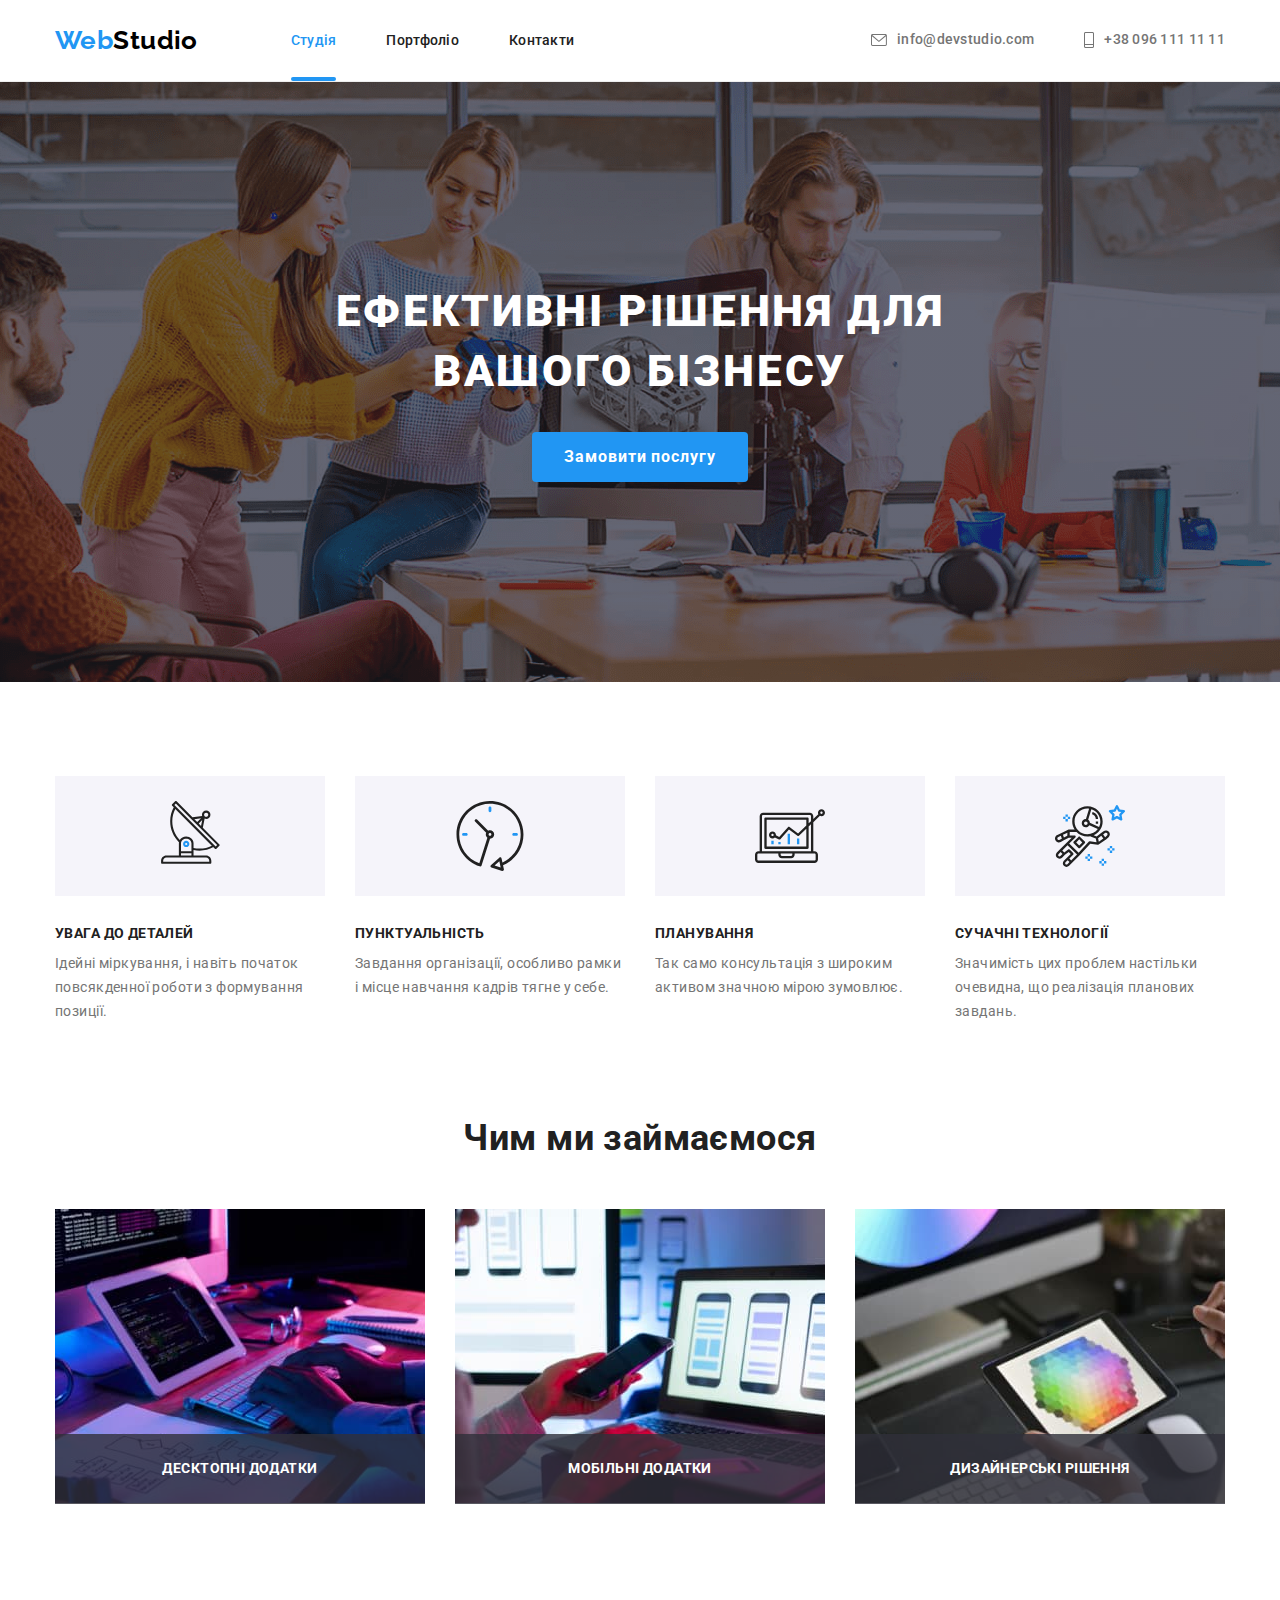
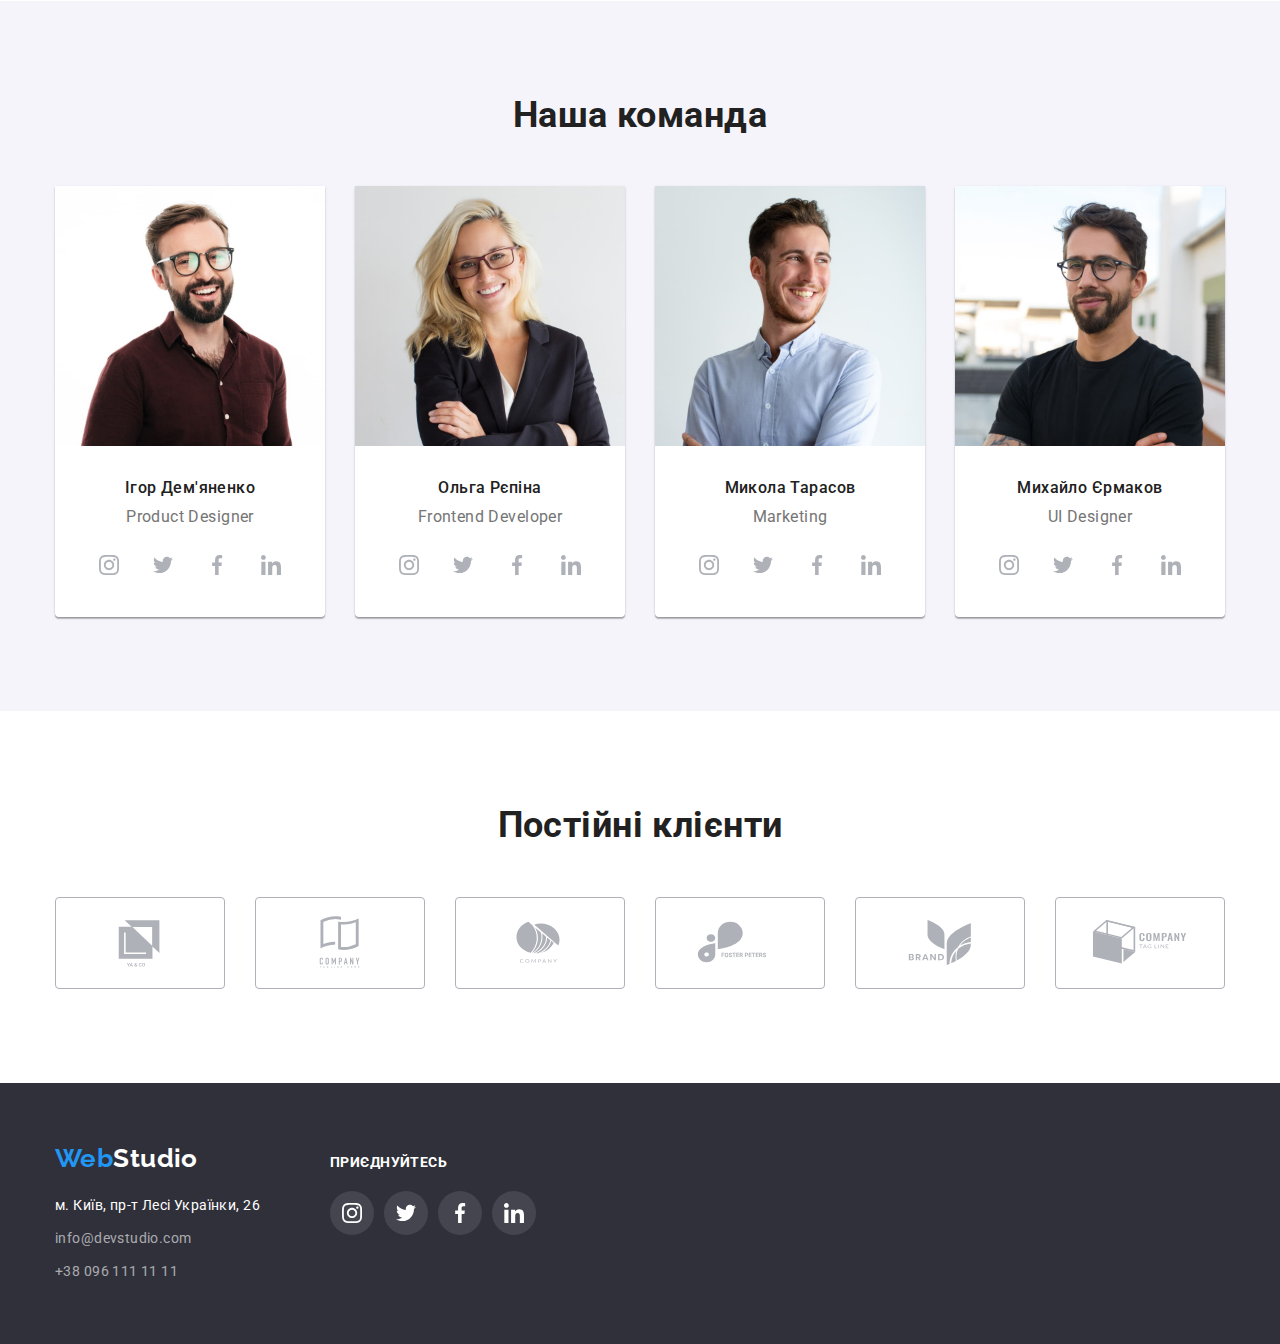
<file: index.html>
<!DOCTYPE html>
<html lang="uk">
  <head>
    <meta charset="UTF-8" />
    <meta http-equiv="X-UA-Compatible" content="IE=edge" />
    <meta name="viewport" content="width=device-width, initial-scale=1.0" />
    <title>WebStudio</title>
    <link
      href="https://fonts.googleapis.com/css2?family=Raleway:wght@700&family=Roboto:wght@400;500;700;900&display=swap"
      rel="stylesheet"
    />
    <link
      rel="stylesheet"
      href="https://cdnjs.cloudflare.com/ajax/libs/modern-normalize/1.1.0/modern-normalize.min.css"
    />
    <link rel="stylesheet" href="./css/style.css" />
  </head>
  <body>
    <!--Header-->
    <header class="page-header">
      <div class="container main-nav">
        <nav class="header-nav">
          <a href="./index.html" class="page-header-logo"
            ><span class="accent">Web</span>Studio</a
          >
          <ul class="site-nav">
            <li class="item">
              <a href="./index.html" class="link current">Студія</a>
            </li>
            <li class="item">
              <a href="./portfolio.html" class="link">Портфоліо</a>
            </li>
            <li class="item"><a href="" class="link">Контакти</a></li>
          </ul>
        </nav>
        <ul class="header-address">
          <li class="item">
            <a href="mailto:info@devstudio.com" class="header-link"
              ><svg class="header-icon" width="16" height="12">
                <use href="./images/symbol-defs.svg#icon-letter"></use></svg
              >info@devstudio.com</a
            >
          </li>
          <li class="item">
            <a href="tel:+380961111111" class="header-link"
              ><svg class="header-icon" width="10" height="16">
                <use href="./images/symbol-defs.svg#icon-phone"></use></svg
              >+38 096 111 11 11</a
            >
          </li>
        </ul>
      </div>
    </header>
    <!--Unique pages-->
    <main>
      <!--Hero-->
      <section class="hero-page overlay">
        <h1 class="hero-header">Ефективні рішення для вашого бізнесу</h1>
        <button data-modal-open type="button" class="button blue-button">
          Замовити послугу
        </button>
      </section>
      <!--About company-->
      <section class="section about-company">
        <div class="container">
          <h2 class="section-title" hidden>Про нашу компанію</h2>
          <ul class="about-company-list">
            <li class="item">
              <div class="advantages-icon-section">
                <svg class="advantages-icon" width="70" height="70">
                  <use href="./images/symbol-defs.svg#icon-antenna"></use>
                </svg>
              </div>
              <h3 class="section-title">Увага до деталей</h3>
              <p class="advantages-of-company">
                Ідейні міркування, і навіть початок повсякденної роботи з
                формування позиції.
              </p>
            </li>
            <li class="item">
              <div class="advantages-icon-section">
                <svg class="advantages-icon" width="70" height="70">
                  <use href="./images/symbol-defs.svg#icon-clock"></use>
                </svg>
              </div>
              <h3 class="section-title">Пунктуальність</h3>
              <p class="advantages-of-company">
                Завдання організації, особливо рамки і місце навчання кадрів
                тягне у себе.
              </p>
            </li>
            <li class="item">
              <div class="advantages-icon-section">
                <svg class="advantages-icon" width="70" height="70">
                  <use href="./images/symbol-defs.svg#icon-diagram"></use>
                </svg>
              </div>
              <h3 class="section-title">Планування</h3>
              <p class="advantages-of-company">
                Так само консультація з широким активом значною мірою зумовлює.
              </p>
            </li>
            <li class="item">
              <div class="advantages-icon-section">
                <svg class="advantages-icon" width="70" height="70">
                  <use href="./images/symbol-defs.svg#icon-astronaut"></use>
                </svg>
              </div>
              <h3 class="section-title">Сучачні технології</h3>
              <p class="advantages-of-company">
                Значимість цих проблем настільки очевидна, що реалізація
                планових завдань.
              </p>
            </li>
          </ul>
        </div>
      </section>
      <!-- What do we do? -->
      <section class="section what-we-do">
        <div class="container">
          <h2 class="section-title">Чим ми займаємося</h2>
          <ul class="what-we-do-list">
            <li class="what-we-do-item">
              <img
                class="image"
                src="./images/img.jpg"
                alt="Картинка роботи №1"
                width="370"
              />
              <div class="what-we-do-description">
                <p>Десктопні додатки</p>
              </div>
            </li>
            <li class="what-we-do-item">
              <img
                class="image"
                src="./images/img2.jpg"
                alt="Картинка роботи №2"
                width="370"
              />
              <div class="what-we-do-description">
                <p>Мобільні додатки</p>
              </div>
            </li>
            <li class="what-we-do-item">
              <img
                class="image"
                src="./images/img3.jpg"
                alt="Картинка роботи №3"
                width="370"
              />
              <div class="what-we-do-description">
                <p>Дизайнерські рішення</p>
              </div>
            </li>
          </ul>
        </div>
      </section>
      <!-- Our team -->
      <section class="section our-team">
        <div class="container">
          <h2 class="section-title">Наша команда</h2>
          <ul class="our-team-list">
            <li class="item">
              <img
                class="worker-photo"
                src="./images/first-worker.jpg"
                alt="Перший працівник"
                width="270"
              />
              <div class="team-characteristic">
                <h3 class="section-title">Ігор Дем'яненко</h3>
                <p class="worker-description">Product Designer</p>
                <ul class="social-media-list">
                  <li class="social-media-item">
                    <a
                      class="social-media-link"
                      href="https://www.instagram.com/"
                      target="_blank"
                      rel="noreferrer noopener"
                    >
                      <svg class="social-media-icon" width="20" height="20">
                        <use
                          href="./images/symbol-defs.svg#icon-instagram"
                        ></use>
                      </svg>
                    </a>
                  </li>
                  <li class="social-media-item">
                    <a class="social-media-link" href="">
                      <svg class="social-media-icon" width="20" height="20">
                        <use href="./images/symbol-defs.svg#icon-twitter"></use>
                      </svg>
                    </a>
                  </li>
                  <li class="social-media-item">
                    <a class="social-media-link" href="">
                      <svg class="social-media-icon" width="20" height="20">
                        <use
                          href="./images/symbol-defs.svg#icon-facebook"
                        ></use>
                      </svg>
                    </a>
                  </li>
                  <li class="social-media-item">
                    <a class="social-media-link" href="">
                      <svg class="social-media-icon" width="20" height="20">
                        <use
                          href="./images/symbol-defs.svg#icon-linkedin"
                        ></use>
                      </svg>
                    </a>
                  </li>
                </ul>
              </div>
            </li>
            <li class="item">
              <img
                class="worker-photo"
                src="./images/second-worker.jpg"
                alt="Другий працівник"
                width="270"
              />
              <div class="team-characteristic">
                <h3 class="section-title">Ольга Рєпіна</h3>
                <p class="worker-description">Frontend Developer</p>
                <ul class="social-media-list">
                  <li class="social-media-item">
                    <a
                      class="social-media-link"
                      href="https://www.instagram.com/"
                      target="_blank"
                      rel="noreferrer noopener"
                    >
                      <svg class="social-media-icon" width="20" height="20">
                        <use
                          href="./images/symbol-defs.svg#icon-instagram"
                        ></use>
                      </svg>
                    </a>
                  </li>
                  <li class="social-media-item">
                    <a class="social-media-link" href="">
                      <svg class="social-media-icon" width="20" height="20">
                        <use href="./images/symbol-defs.svg#icon-twitter"></use>
                      </svg>
                    </a>
                  </li>
                  <li class="social-media-item">
                    <a class="social-media-link" href="">
                      <svg class="social-media-icon" width="20" height="20">
                        <use
                          href="./images/symbol-defs.svg#icon-facebook"
                        ></use>
                      </svg>
                    </a>
                  </li>
                  <li class="social-media-item">
                    <a class="social-media-link" href="">
                      <svg class="social-media-icon" width="20" height="20">
                        <use
                          href="./images/symbol-defs.svg#icon-linkedin"
                        ></use>
                      </svg>
                    </a>
                  </li>
                </ul>
              </div>
            </li>
            <li class="item">
              <img
                class="worker-photo"
                src="./images/third-worker.jpg"
                alt="Третій працівник"
                width="270"
              />
              <div class="team-characteristic">
                <h3 class="section-title">Микола Тарасов</h3>
                <p class="worker-description">Marketing</p>
                <ul class="social-media-list">
                  <li class="social-media-item">
                    <a class="social-media-link" href="">
                      <svg class="social-media-icon" width="20" height="20">
                        <use
                          href="./images/symbol-defs.svg#icon-instagram"
                        ></use>
                      </svg>
                    </a>
                  </li>
                  <li class="social-media-item">
                    <a class="social-media-link" href="">
                      <svg class="social-media-icon" width="20" height="20">
                        <use href="./images/symbol-defs.svg#icon-twitter"></use>
                      </svg>
                    </a>
                  </li>
                  <li class="social-media-item">
                    <a class="social-media-link" href="">
                      <svg class="social-media-icon" width="20" height="20">
                        <use
                          href="./images/symbol-defs.svg#icon-facebook"
                        ></use>
                      </svg>
                    </a>
                  </li>
                  <li class="social-media-item">
                    <a class="social-media-link" href="">
                      <svg class="social-media-icon" width="20" height="20">
                        <use
                          href="./images/symbol-defs.svg#icon-linkedin"
                        ></use>
                      </svg>
                    </a>
                  </li>
                </ul>
              </div>
            </li>
            <li class="item">
              <img
                class="worker-photo"
                src="./images/fourth-worker.jpg"
                alt="Четвертий працівник"
                width="270"
              />
              <div class="team-characteristic">
                <h3 class="section-title">Михайло Єрмаков</h3>
                <p class="worker-description">UI Designer</p>
                <ul class="social-media-list">
                  <li class="social-media-item">
                    <a class="social-media-link" href="">
                      <svg class="social-media-icon" width="20" height="20">
                        <use
                          href="./images/symbol-defs.svg#icon-instagram"
                        ></use>
                      </svg>
                    </a>
                  </li>
                  <li class="social-media-item">
                    <a class="social-media-link" href="">
                      <svg class="social-media-icon" width="20" height="20">
                        <use href="./images/symbol-defs.svg#icon-twitter"></use>
                      </svg>
                    </a>
                  </li>
                  <li class="social-media-item">
                    <a class="social-media-link" href="">
                      <svg class="social-media-icon" width="20" height="20">
                        <use
                          href="./images/symbol-defs.svg#icon-facebook"
                        ></use>
                      </svg>
                    </a>
                  </li>
                  <li class="social-media-item">
                    <a class="social-media-link" href="">
                      <svg class="social-media-icon" width="20" height="20">
                        <use
                          href="./images/symbol-defs.svg#icon-linkedin"
                        ></use>
                      </svg>
                    </a>
                  </li>
                </ul>
              </div>
            </li>
          </ul>
        </div>
      </section>
      <!-- Our clients section -->
      <section class="section our-clients">
        <h2 class="section-title">Постійні клієнти</h2>
        <ul class="clients-list">
          <li class="item">
            <a class="clients-link" href="">
              <svg class="clients-icon" width="106" height="60">
                <use href="./images/symbol-defs.svg#icon-Logo"></use>
              </svg>
            </a>
          </li>
          <li class="item">
            <a class="clients-link" href="">
              <svg class="clients-icon" width="106" height="60">
                <use href="./images/symbol-defs.svg#icon-Logo-2"></use>
              </svg>
            </a>
          </li>
          <li class="item">
            <a class="clients-link" href="">
              <svg class="clients-icon" width="106" height="60">
                <use href="./images/symbol-defs.svg#icon-Logo-3"></use>
              </svg>
            </a>
          </li>
          <li class="item">
            <a class="clients-link" href="">
              <svg class="clients-icon" width="106" height="60">
                <use href="./images/symbol-defs.svg#icon-Logo-4"></use>
              </svg>
            </a>
          </li>
          <li class="item">
            <a class="clients-link" href="">
              <svg class="clients-icon" width="106" height="60">
                <use href="./images/symbol-defs.svg#icon-Logo-5"></use>
              </svg>
            </a>
          </li>
          <li class="item">
            <a class="clients-link" href="">
              <svg class="clients-icon" width="106" height="60">
                <use href="./images/symbol-defs.svg#icon-Logo-6"></use>
              </svg>
            </a>
          </li>
        </ul>
      </section>
    </main>
    <footer class="page-footer">
      <div class="container container-footer">
        <div class="main-footer">
          <a href="./index.html" class="footer-logo"
            ><span class="accent">Web</span>Studio</a
          >
          <address class="footer-address">
            <ul class="footer-list">
              <li class="item">
                <a
                  href="https://goo.gl/maps/tUJnpnbdcwp7W9dC6"
                  target="_blank"
                  rel="noreferrer noopener"
                  class="google-map"
                  >м. Київ, пр-т Лесі Українки, 26</a
                >
              </li>
              <li class="item">
                <a href="mailto:info@devstudio.com" class="footer-info"
                  >info@devstudio.com</a
                >
              </li>
              <li class="item">
                <a href="tel:+380961111111" class="footer-info"
                  >+38 096 111 11 11</a
                >
              </li>
            </ul>
          </address>
        </div>
        <div class="join-us">
          <strong class="join">Приєднуйтесь</strong>
          <ul class="social-media-list social-media-list-footer">
            <li class="social-media-item">
              <a class="social-media-link-footer" href="">
                <svg class="social-media-icon-footer" width="20" height="20">
                  <use href="./images/symbol-defs.svg#icon-instagram"></use>
                </svg>
              </a>
            </li>
            <li class="social-media-item">
              <a class="social-media-link-footer" href="">
                <svg class="social-media-icon-footer" width="20" height="20">
                  <use href="./images/symbol-defs.svg#icon-twitter"></use>
                </svg>
              </a>
            </li>
            <li class="social-media-item">
              <a class="social-media-link-footer" href="">
                <svg class="social-media-icon-footer" width="20" height="20">
                  <use href="./images/symbol-defs.svg#icon-facebook"></use>
                </svg>
              </a>
            </li>
            <li class="social-media-item">
              <a class="social-media-link-footer" href="">
                <svg class="social-media-icon-footer" width="20" height="20">
                  <use href="./images/symbol-defs.svg#icon-linkedin"></use>
                </svg>
              </a>
            </li>
          </ul>
        </div>
      </div>
    </footer>
    <div class="backdrop is-hidden" data-modal>
      <div class="modal">
        <button type="button" class="close-button" data-modal-close>
          <svg class="close-icon">
            <use href="./images/symbol-defs.svg#icon-close-back"></use>
          </svg>
        </button>
      </div>
    </div>
    <script src="./js/modal.js"></script>
  </body>
</html>
</file>
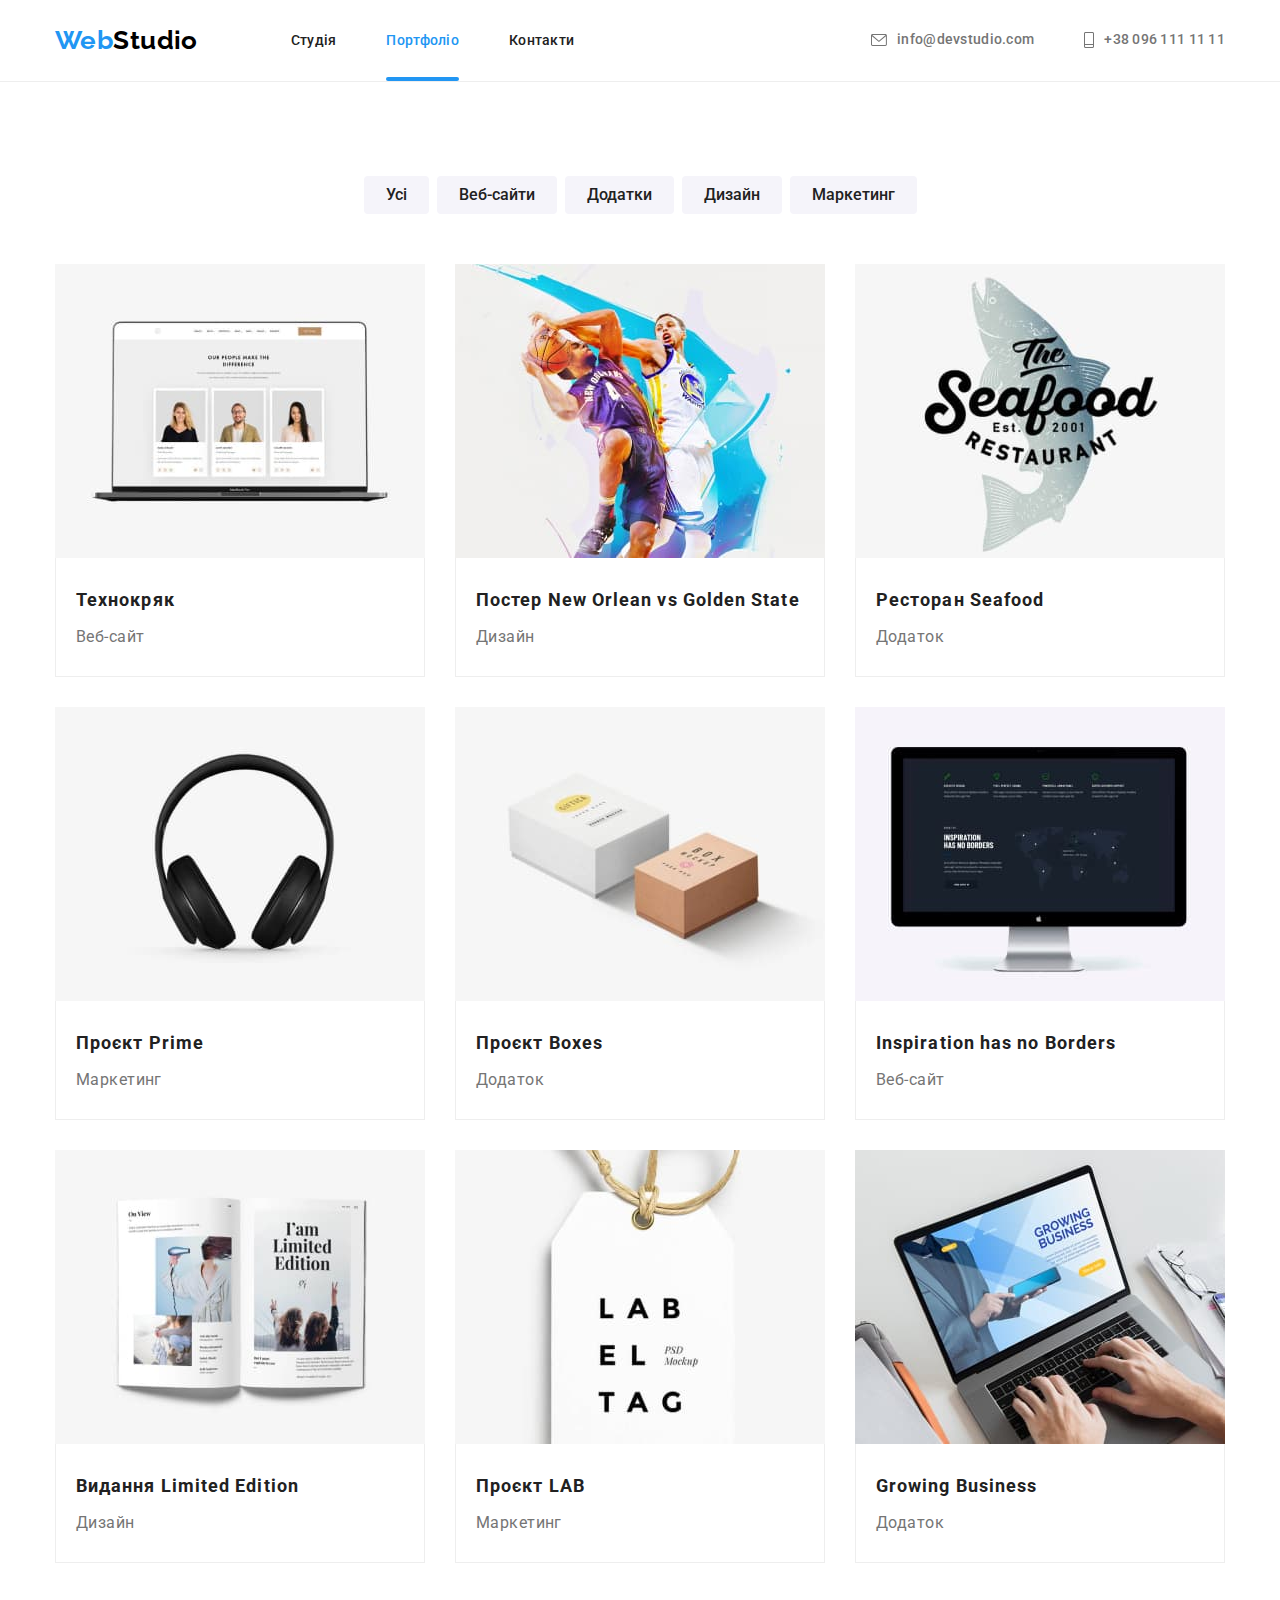
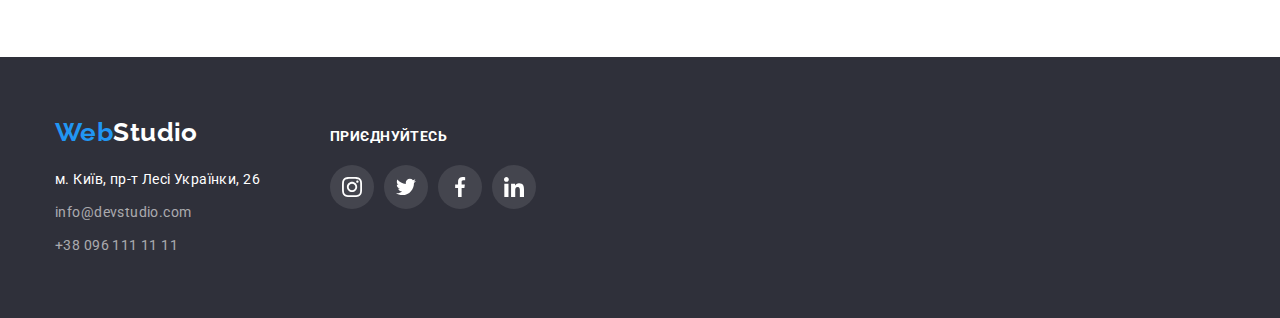
<file: portfolio.html>
<!DOCTYPE html>
<html lang="uk">
  <head>
    <meta charset="UTF-8" />
    <meta http-equiv="X-UA-Compatible" content="IE=edge" />
    <meta name="viewport" content="width=device-width, initial-scale=1.0" />
    <title>WebStudio</title>
    <link
      href="https://fonts.googleapis.com/css2?family=Raleway:wght@700&family=Roboto:wght@400;500;700;900&display=swap"
      rel="stylesheet"
    />
    <link
      rel="stylesheet"
      href="https://cdnjs.cloudflare.com/ajax/libs/modern-normalize/1.1.0/modern-normalize.min.css"
    />
    <link rel="stylesheet" href="./css/style.css" />
  </head>
  <body>
    <!--Header-->
    <header class="page-header">
      <div class="container main-nav">
        <nav class="header-nav">
          <a href="./index.html" class="page-header-logo"
            ><span class="accent">Web</span>Studio</a
          >
          <ul class="site-nav">
            <li class="item">
              <a href="./index.html" class="link">Студія</a>
            </li>
            <li class="item">
              <a href="./portfolio.html" class="link current">Портфоліо</a>
            </li>
            <li class="item"><a href="" class="link">Контакти</a></li>
          </ul>
        </nav>
        <ul class="header-address">
          <li class="item">
            <a href="mailto:info@devstudio.com" class="header-link"
              ><svg class="header-icon" width="16" height="12">
                <use href="./images/symbol-defs.svg#icon-letter"></use>
              </svg>
              <p class="gmail-phone">info@devstudio.com</p></a
            >
          </li>
          <li class="item">
            <a href="tel:+380961111111" class="header-link"
              ><svg class="header-icon" width="10" height="16">
                <use href="./images/symbol-defs.svg#icon-phone"></use>
              </svg>
              <p class="gmail-phone">+38 096 111 11 11</p></a
            >
          </li>
        </ul>
      </div>
    </header>
    <!-- Unique pages -->
    <main>
      <section class="portfolio-section section">
        <div class="container">
          <h1 class="section-title" hidden>Our projects</h1>
          <div class="portfolio-buttons">
            <button type="button" class="button white-button">Усі</button>
            <button type="button" class="button white-button">Веб-сайти</button>
            <button type="button" class="button white-button">Додатки</button>
            <button type="button" class="button white-button">Дизайн</button>
            <button type="button" class="button white-button">Маркетинг</button>
          </div>
          <ul class="portfolio-list">
            <li class="portfolio-item">
              <a class="portfolio-link" href="">
                <div class="portfolio-wrap-details">
                  <img
                    src="./images/portfolio-images/partfolio1.jpg"
                    alt="Our first work"
                    width="370"
                  />
                  <p class="portfolio-details">
                    Ресурс пропонує комплексні пропозиції з різним рівнем
                    функціоналу та сервісів. Все це дозволить відвідувачу
                    отримати вичерпні відомості про компанію чи приватну особу.
                  </p>
                </div>
                <div class="portfolio-characteristic">
                  <h2 class="section-title">Технокряк</h2>
                  <p class="portfolio-description">Веб-сайт</p>
                </div>
              </a>
            </li>
            <li class="portfolio-item">
              <a class="portfolio-link" href="">
                <div class="portfolio-wrap-details">
                  <img
                    src="./images/portfolio-images/partfolio2.jpg"
                    alt="Our first work"
                    width="370"
                  />
                  <p class="portfolio-details">
                    Ресурс пропонує комплексні пропозиції з різним рівнем
                    функціоналу та сервісів. Все це дозволить відвідувачу
                    отримати вичерпні відомості про компанію чи приватну особу.
                  </p>
                </div>

                <div class="portfolio-characteristic">
                  <h2 class="section-title">
                    Постер <span lang="en">New Orlean vs Golden State</span>
                  </h2>
                  <p class="portfolio-description">Дизайн</p>
                </div>
              </a>
            </li>
            <li class="portfolio-item">
              <a class="portfolio-link" href="">
                <div class="portfolio-wrap-details">
                  <img
                    src="./images/portfolio-images/partfolio3.jpg"
                    alt="Our third work"
                    width="370"
                  />
                  <p class="portfolio-details">
                    Ресурс пропонує комплексні пропозиції з різним рівнем
                    функціоналу та сервісів. Все це дозволить відвідувачу
                    отримати вичерпні відомості про компанію чи приватну особу.
                  </p>
                </div>
                <div class="portfolio-characteristic">
                  <h2 class="section-title">
                    Ресторан <span lang="en">Seafood</span>
                  </h2>
                  <p class="portfolio-description">Додаток</p>
                </div>
              </a>
            </li>
            <li class="portfolio-item">
              <a class="portfolio-link" href="">
                <div class="portfolio-wrap-details">
                  <img
                    src="./images/portfolio-images/partfolio4.jpg"
                    alt="Our fourth work"
                    width="370"
                  />
                  <p class="portfolio-details">
                    Ресурс пропонує комплексні пропозиції з різним рівнем
                    функціоналу та сервісів. Все це дозволить відвідувачу
                    отримати вичерпні відомості про компанію чи приватну особу.
                  </p>
                </div>
                <div class="portfolio-characteristic">
                  <h2 class="section-title">
                    Проєкт <span lang="en">Prime</span>
                  </h2>
                  <p class="portfolio-description">Маркетинг</p>
                </div>
              </a>
            </li>
            <li class="portfolio-item">
              <a class="portfolio-link" href="">
                <div class="portfolio-wrap-details">
                  <img
                    src="./images/portfolio-images/partfolio5.jpg"
                    alt="Our fifth work"
                    width="370"
                  />
                  <p class="portfolio-details">
                    Ресурс пропонує комплексні пропозиції з різним рівнем
                    функціоналу та сервісів. Все це дозволить відвідувачу
                    отримати вичерпні відомості про компанію чи приватну особу.
                  </p>
                </div>
                <div class="portfolio-characteristic">
                  <h2 class="section-title">
                    Проєкт <span lang="en">Boxes</span>
                  </h2>
                  <p class="portfolio-description">Додаток</p>
                </div>
              </a>
            </li>
            <li class="portfolio-item">
              <a class="portfolio-link" href="">
                <div class="portfolio-wrap-details">
                  <img
                    src="./images/portfolio-images/partfolio6.jpg"
                    alt="Our fourth work"
                    width="370"
                  />
                  <p class="portfolio-details">
                    Ресурс пропонує комплексні пропозиції з різним рівнем
                    функціоналу та сервісів. Все це дозволить відвідувачу
                    отримати вичерпні відомості про компанію чи приватну особу.
                  </p>
                </div>
                <div class="portfolio-characteristic">
                  <h2 class="section-title" lang="en">
                    Inspiration has no Borders
                  </h2>
                  <p class="portfolio-description">Веб-сайт</p>
                </div>
              </a>
            </li>
            <li class="portfolio-item">
              <a class="portfolio-link" href="">
                <div class="portfolio-wrap-details">
                  <img
                    src="./images/portfolio-images/partfolio7.jpg"
                    alt="Our fourth work"
                    width="370"
                  />
                  <p class="portfolio-details">
                    Ресурс пропонує комплексні пропозиції з різним рівнем
                    функціоналу та сервісів. Все це дозволить відвідувачу
                    отримати вичерпні відомості про компанію чи приватну особу.
                  </p>
                </div>
                <div class="portfolio-characteristic">
                  <h2 class="section-title">
                    Видання <span lang="en">Limited Edition</span>
                  </h2>
                  <p class="portfolio-description">Дизайн</p>
                </div>
              </a>
            </li>
            <li class="portfolio-item">
              <a class="portfolio-link" href="">
                <div class="portfolio-wrap-details">
                  <img
                    src="./images/portfolio-images/partfolio8.jpg"
                    alt="Our eighth work"
                    width="370"
                  />
                  <p class="portfolio-details">
                    Ресурс пропонує комплексні пропозиції з різним рівнем
                    функціоналу та сервісів. Все це дозволить відвідувачу
                    отримати вичерпні відомості про компанію чи приватну особу.
                  </p>
                </div>

                <div class="portfolio-characteristic">
                  <h2 class="section-title">
                    Проєкт <span lang="en">LAB</span>
                  </h2>
                  <p class="portfolio-description">Маркетинг</p>
                </div>
              </a>
            </li>
            <li class="portfolio-item">
              <a class="portfolio-link" href="">
                <div class="portfolio-wrap-details">
                  <img
                    src="./images/portfolio-images/partfolio9.jpg"
                    alt="Our ninth work"
                    width="370"
                  />
                  <p class="portfolio-details">
                    Ресурс пропонує комплексні пропозиції з різним рівнем
                    функціоналу та сервісів. Все це дозволить відвідувачу
                    отримати вичерпні відомості про компанію чи приватну особу.
                  </p>
                </div>
                <div class="portfolio-characteristic">
                  <h2 class="section-title" lang="en">Growing Business</h2>
                  <p class="portfolio-description">Додаток</p>
                </div>
              </a>
            </li>
          </ul>
        </div>
      </section>
    </main>
    <!--footer-->
    <footer class="page-footer">
      <div class="container container-footer">
        <div class="main-footer">
          <a href="./index.html" class="footer-logo"
            ><span class="accent">Web</span>Studio</a
          >
          <address class="footer-address">
            <ul class="footer-list">
              <li class="item">
                <a
                  href="https://goo.gl/maps/tUJnpnbdcwp7W9dC6"
                  target="_blank"
                  rel="noreferrer noopener"
                  class="google-map"
                  >м. Київ, пр-т Лесі Українки, 26</a
                >
              </li>
              <li class="item">
                <a href="mailto:info@devstudio.com" class="footer-info"
                  >info@devstudio.com</a
                >
              </li>
              <li class="item">
                <a href="tel:+380961111111" class="footer-info"
                  >+38 096 111 11 11</a
                >
              </li>
            </ul>
          </address>
        </div>
        <div class="join-us">
          <strong class="join">Приєднуйтесь</strong>
          <ul class="social-media-list social-media-list-footer">
            <li class="social-media-item">
              <a class="social-media-link-footer" href="">
                <svg class="social-media-icon-footer" width="20" height="20">
                  <use href="./images/symbol-defs.svg#icon-instagram"></use>
                </svg>
              </a>
            </li>
            <li class="social-media-item">
              <a class="social-media-link-footer" href="">
                <svg class="social-media-icon-footer" width="20" height="20">
                  <use href="./images/symbol-defs.svg#icon-twitter"></use>
                </svg>
              </a>
            </li>
            <li class="social-media-item">
              <a class="social-media-link-footer" href="">
                <svg class="social-media-icon-footer" width="20" height="20">
                  <use href="./images/symbol-defs.svg#icon-facebook"></use>
                </svg>
              </a>
            </li>
            <li class="social-media-item">
              <a class="social-media-link-footer" href="">
                <svg class="social-media-icon-footer" width="20" height="20">
                  <use href="./images/symbol-defs.svg#icon-linkedin"></use>
                </svg>
              </a>
            </li>
          </ul>
        </div>
      </div>
    </footer>
  </body>
</html>
</file>
<file: css/style.css>
/* Palette
primary white color #FFFFFF
secondary blue color #2196F3
black text color for headers #212121
description text color #757575
primary black background color #2F303A
secondary white background color #F5F4FA
completly dark color #000000
 */

:root {
  --primary-color: #ffffff;
  --secondary-color: #2196f3;
  --header-text-color: #212121;
  --description-text-color: #757575;
  --primary-background-color: #2f303a;
  --secondary-background-color: #f5f4fa;
  --dark-logo-color: #000000;
  --border-color: #eeeeee;
  --white-transparent-color: rgba(255, 255, 255, 0.6);
}

/* general */
body {
  color: var(--description-text-color);
  font-family: Roboto, sans-serif;
  letter-spacing: 0.03em;
  font-size: 14px;
}

.container {
  margin: 0 auto;
  width: 1200px;
  padding-left: 15px;
  padding-right: 15px;
  /* outline: 2px solid tomato; */
}

ul {
  list-style: none;
  margin: 0;
  padding: 0;
}
h1,
h2,
h3,
h4,
h5,
h6,
p {
  margin: 0;
  padding: 0;
}

.section-title {
  color: var(--header-text-color);
}

.section {
  padding-top: 94px;
  padding-bottom: 94px;
}

a {
  text-decoration: none;
}

img {
  max-width: 100%;
  height: auto;
}

.button {
  cursor: pointer;
  font-family: inherit;
}
/* general header */

.page-header {
  border-bottom: 1px solid var(--border-color);
}
.page-header-logo {
  color: var(--dark-logo-color);

  font-family: "Raleway";
  font-weight: 700;
  font-size: 26px;
  line-height: 1.19;
}

.accent {
  color: var(--secondary-color);
}

.main-nav {
  display: flex;
  align-items: center;
}

.header-nav {
  display: flex;
  align-items: center;
}

.site-nav {
  display: flex;
  margin-left: 93px;
}

.site-nav .item:not(:last-child) {
  margin-right: 50px;
}

.site-nav .item {
  display: block;
  padding-top: 32px;
  padding-bottom: 32px;
}

.site-nav .link {
  color: var(--header-text-color);

  font-weight: 500;
  /* font-size: 14px; */
  line-height: 1.14;
  letter-spacing: 0.02em;
  transition: color 250ms cubic-bezier(0.4, 0, 0.2, 1);
}

.site-nav .link:hover,
.site-nav .link:focus {
  color: var(--secondary-color);
}

.link.current {
  color: var(--secondary-color);
  position: relative;
}

.link.current::after {
  content: "";
  display: inline-block;
  width: 100%;

  position: absolute;
  height: 4px;
  border-radius: 2px;
  left: 0;
  bottom: -33px;
  background-color: var(--secondary-color);
}

.header-address {
  align-items: center;
  display: flex;
  margin-left: auto;
}

.header-icon {
  margin-right: 10px;
  fill: currentColor;
}

.gmail-phone {
  display: inline-block;
}

.header-address .item + .item {
  margin-left: 50px;
}

.header-link {
  display: flex;
  align-items: center;

  color: var(--description-text-color);
  font-weight: 500;
  font-size: 14px;
  line-height: 1.14;
  letter-spacing: 0.02em;

  transition: color 250ms cubic-bezier(0.4, 0, 0.2, 1);
}

.header-link:hover,
.header-link:focus {
  /* fill: var(--secondary-color); */
  color: var(--secondary-color);
}

/* general footer  */

.page-footer {
  background-color: var(--primary-background-color);
  padding-top: 60px;
  padding-bottom: 60px;
}

.footer-list {
  display: flex;
  flex-direction: column;
}

.footer-list .item:not(:last-child) {
  margin-bottom: 9px;
}

.footer-address {
  line-height: 1.71;
}

.footer-logo {
  margin-bottom: 20px;
  display: block;

  color: var(--primary-color);
  font-family: "Raleway";
  font-weight: 700;
  font-size: 26px;
  line-height: 1.19;
}

.footer-info {
  color: var(--white-transparent-color);
  font-style: normal;
  transition: color 250ms cubic-bezier(0.4, 0, 0.2, 1);
}

.footer-info:hover,
.footer-info:focus {
  color: var(--secondary-color);
}

.google-map {
  color: var(--primary-color);
  font-style: normal;
  transition: color 250ms cubic-bezier(0.4, 0, 0.2, 1);
}

.google-map:hover,
.google-map:focus {
  color: var(--secondary-color);
}

.container-footer {
  display: flex;
  align-items: baseline;
}

.social-media-link-footer {
  /* padding: 12px; */
  border-radius: 50px;
  background-color: rgba(255, 255, 255, 0.1);
  display: flex;
  width: 44px;
  height: 44px;
  align-items: center;
  justify-content: center;
  transition: background-color 250ms cubic-bezier(0.4, 0, 0.2, 1);
}

.social-media-link-footer:hover,
.social-media-link-footer:focus {
  background-color: var(--secondary-color);
}

.social-media-icon-footer {
  fill: var(--primary-color);
}
.join-us {
  margin-left: 70px;
}

.join {
  color: var(--primary-color);
  font-weight: 700;
  font-size: 14px;
  line-height: 1.14;
  text-transform: uppercase;
}

.social-media-list-footer {
  margin-top: 20px;
  margin-bottom: 0;
}

/* main */
/* hero page */

.overlay {
  height: 600px;
  max-width: 1600px;

  margin-left: auto;
  margin-right: auto;
  background-image: linear-gradient(
      to right,
      rgba(47, 48, 58, 0.4),
      rgba(47, 48, 58, 0.4)
    ),
    url(../images/hero-img.png);

  background-size: cover;
  background-position: center;
  background-repeat: no-repeat;
}

.hero-page {
  padding-top: 200px;
  padding-bottom: 200px;

  text-align: center;
}

.hero-header {
  width: 696px;
  margin: 0 auto;
  margin-bottom: 30px;

  color: var(--primary-color);
  font-family: "Roboto";
  font-weight: 900;
  font-size: 44px;
  line-height: 1.36;

  letter-spacing: 0.06em;
  text-transform: uppercase;
}

.blue-button {
  display: inline-block;
  border-radius: 4px;
  min-width: 216px;
  min-height: 50px;

  color: var(--primary-color);
  background-color: var(--secondary-color);
  font-weight: 700;
  font-size: 16px;
  line-height: 1.88;
  letter-spacing: 0.06em;
  border: 0px;
}

/* About company section */

.about-company-list {
  display: flex;
}

.about-company-list .item:not(:last-child) {
  margin-right: 30px;
}

.advantages-icon-section {
  margin-bottom: 30px;
  display: flex;
  align-items: center;
  justify-content: center;

  width: 270px;
  height: 120px;
  background-color: var(--secondary-background-color);
}

.about-company .section-title {
  margin-bottom: 10px;

  font-weight: 700;
  font-size: 14px;
  line-height: 1.14;
  letter-spacing: 0.03em;
  text-transform: uppercase;
}

.advantages-of-company {
  width: 270px;
  line-height: 1.71;
}

/* What do we do section */
.what-we-do {
  padding-top: 0;
}

.what-we-do-list {
  display: flex;
}

.what-we-do-item:not(:last-child) {
  margin-right: 30px;
}

.what-we-do .section-title {
  margin-bottom: 50px;

  font-weight: 700;
  font-size: 36px;
  line-height: 1.16;
  text-align: center;
}

.what-we-do-item {
  position: relative;
}

.what-we-do-description {
  width: 370px;
  height: 70px;
  position: absolute;
  background-color: rgba(47, 48, 58, 0.8);
  left: 0;
  bottom: 3px;
  display: flex;
  align-items: center;
  justify-content: center;

  font-family: "Roboto";
  font-weight: 700;
  font-size: 14px;
  line-height: 1.14;
  text-transform: uppercase;
  color: var(--primary-color);
}

.image {
  max-width: 100%;
  height: auto;
}

/* Our team section */
.our-team {
  background-color: var(--secondary-background-color);
}
.our-team h2 {
  margin-bottom: 50px;
  font-weight: 700;
  font-size: 36px;
  line-height: 1.16;
  text-align: center;
}

.our-team-list {
  display: flex;
}

.our-team-list .item {
  text-align: center;
  background-color: var(--primary-color);

  box-shadow: 0px 1px 3px rgba(0, 0, 0, 0.12), 0px 1px 1px rgba(0, 0, 0, 0.14),
    0px 2px 1px rgba(0, 0, 0, 0.2);
  border-radius: 0px 0px 4px 4px;
}

.our-team-list .item:not(:last-child) {
  margin-right: 30px;
}

.our-team h3 {
  margin-bottom: 10px;

  font-weight: 500;
  font-size: 16px;
  line-height: 1.18;
}

.worker-description {
  margin-bottom: 16px;
  font-size: 16px;
  line-height: 1.18;
}

.team-characteristic {
  padding-top: 30px;
  padding-bottom: 30px;
}

.social-media-list {
  display: flex;
  justify-content: center;
  align-items: center;
  /* margin-bottom: 30px; */
  gap: 10px;
}

.social-media-link {
  display: flex;
  width: 44px;
  height: 44px;
  align-items: center;
  justify-content: center;

  transition: background-color 250ms cubic-bezier(0.4, 0, 0.2, 1),
    border-radius 250ms cubic-bezier(0.4, 0, 0.2, 1);
}

.social-media-link:hover,
.social-media-link:focus {
  background-color: var(--secondary-color);
  border-radius: 50px;
}

.social-media-icon {
  fill: #afb1b8;
  transition: fill 250ms cubic-bezier(0.4, 0, 0.2, 1);
}

.social-media-link:hover .social-media-icon,
.social-media-link:focus .social-media-icon {
  fill: var(--primary-color);
}

/* Our clients */
.our-clients .section-title {
  text-align: center;
  font-weight: 700;
  font-size: 36px;
  line-height: 1.16;

  margin-bottom: 50px;
}

.clients-list {
  display: flex;
  justify-content: center;
  gap: 30px;
}

.clients-list .item {
  width: 170px;
  height: 92px;
}

.clients-icon {
  fill: currentColor;
}

.clients-link {
  border: 1px solid #afb1b8;
  color: #afb1b8;
  border-radius: 4px;
  display: flex;
  width: 100%;
  height: 100%;
  justify-content: center;
  align-items: center;

  transition: color 250ms cubic-bezier(0.4, 0, 0.2, 1),
    border 250ms cubic-bezier(0.4, 0, 0.2, 1);
}

.clients-link:hover,
.clients-link:hover:focus {
  color: var(--secondary-color);
  border: 1px solid var(--secondary-color);
}

/* portfolio */

.portfolio-buttons {
  justify-content: center;
  margin-bottom: 50px;
  display: flex;
  gap: 8px;
}

.portfolio-buttons .white-button {
  display: inline-block;
  padding-top: 6px;
  padding-bottom: 6px;
  padding-left: 22px;
  padding-right: 22px;
  border: 0px;
  border-radius: 4px;
}

.portfolio-list {
  display: flex;
  flex-wrap: wrap;
  gap: 30px;
}

.portfolio-link {
  display: block;
  transition: box-shadow 250ms cubic-bezier(0.4, 0, 0.2, 1);
}

.portfolio-link:hover,
.portfolio-link:focus {
  box-shadow: 0px 3px 1px rgba(0, 0, 0, 0.1), 0px 1px 2px rgba(0, 0, 0, 0.08),
    0px 2px 2px rgba(0, 0, 0, 0.12);
}

.portfolio-wrap-details {
  position: relative;
  overflow: hidden;
}

.portfolio-wrap-details img {
  display: block;
}

.portfolio-details {
  position: absolute;
  left: 0;
  top: 0;
  height: 100%;
  padding-left: 24px;
  padding-right: 24px;
  padding-top: 63px;

  font-size: 18px;
  line-height: 1.56;

  background-color: rgba(33, 150, 243, 0.9);
  color: var(--primary-color);

  transform: translateY(100%);
  transition: transform 250ms cubic-bezier(0.4, 0, 0.2, 1);
}

.portfolio-item:hover .portfolio-details,
.portfolio-item:focus .portfolio-details {
  transform: translateY(0);
}

.portfolio-characteristic {
  padding: 24px 20px;
  border: 1px solid var(--border-color);
  border-top: none;
}

.portfolio-section .section-title {
  margin-bottom: 4px;
  font-weight: 700;
  font-size: 18px;
  line-height: 2;
  letter-spacing: 0.06em;
}

.portfolio-description {
  font-size: 16px;
  line-height: 1.88;
  color: var(--description-text-color);
}

.white-button {
  color: var(--header-text-color);
  background-color: var(--secondary-background-color);

  font-weight: 500;
  font-size: 16px;
  line-height: 1.62;
  text-align: center;
  transition: color 250ms cubic-bezier(0.4, 0, 0.2, 1),
    background-color 250ms cubic-bezier(0.4, 0, 0.2, 1),
    box-shadow 250ms cubic-bezier(0.4, 0, 0.2, 1);
}

.white-button:hover,
.white-button:focus {
  color: var(--primary-color);
  background-color: var(--secondary-color);
  box-shadow: 0px 3px 1px rgba(0, 0, 0, 0.1), 0px 1px 2px rgba(0, 0, 0, 0.08),
    0px 2px 2px rgba(0, 0, 0, 0.12);
}

/* modal */
.backdrop {
  position: fixed;
  top: 0;
  left: 0;
  width: 100%;
  height: 100vh;
  background: rgba(0, 0, 0, 0.2);

  opacity: 1;
  transition: opacity 250ms cubic-bezier(0.4, 0, 0.2, 1);
}

.backdrop .is-hidden .modal {
  transform: translate(-50%, -50%) scale(1.1);
}

.modal {
  position: absolute;
  width: 528px;
  height: 581px;
  top: 50%;
  left: 50%;
  transform: translate(-50%, -50%) scale(1);
  background-color: var(--primary-color);

  transition: transform 250ms cubic-bezier(0.4, 0, 0.2, 1);
}

.is-hidden {
  opacity: 0;
  visibility: hidden;
  pointer-events: none;
}

.close-button {
  position: absolute;
  top: 8px;
  right: 8px;
  cursor: pointer;
  width: 30px;
  height: 30px;
  display: flex;
  justify-content: center;
  align-items: center;
  border-radius: 50%;
  border: 1px solid rgba(0, 0, 0, 0.1);
  color: var(--dark-logo-color);
  background-color: var(--primary-color);
  transition: background-color 250ms cubic-bezier(0.4, 0, 0.2, 1);
}

.close-button:hover,
.close-button:focus {
  background-color: var(--secondary-color);
}

.close-icon {
  width: 18px;
  height: 18px;
}

.no-scroll {
  overflow: hidden;
}
</file>
